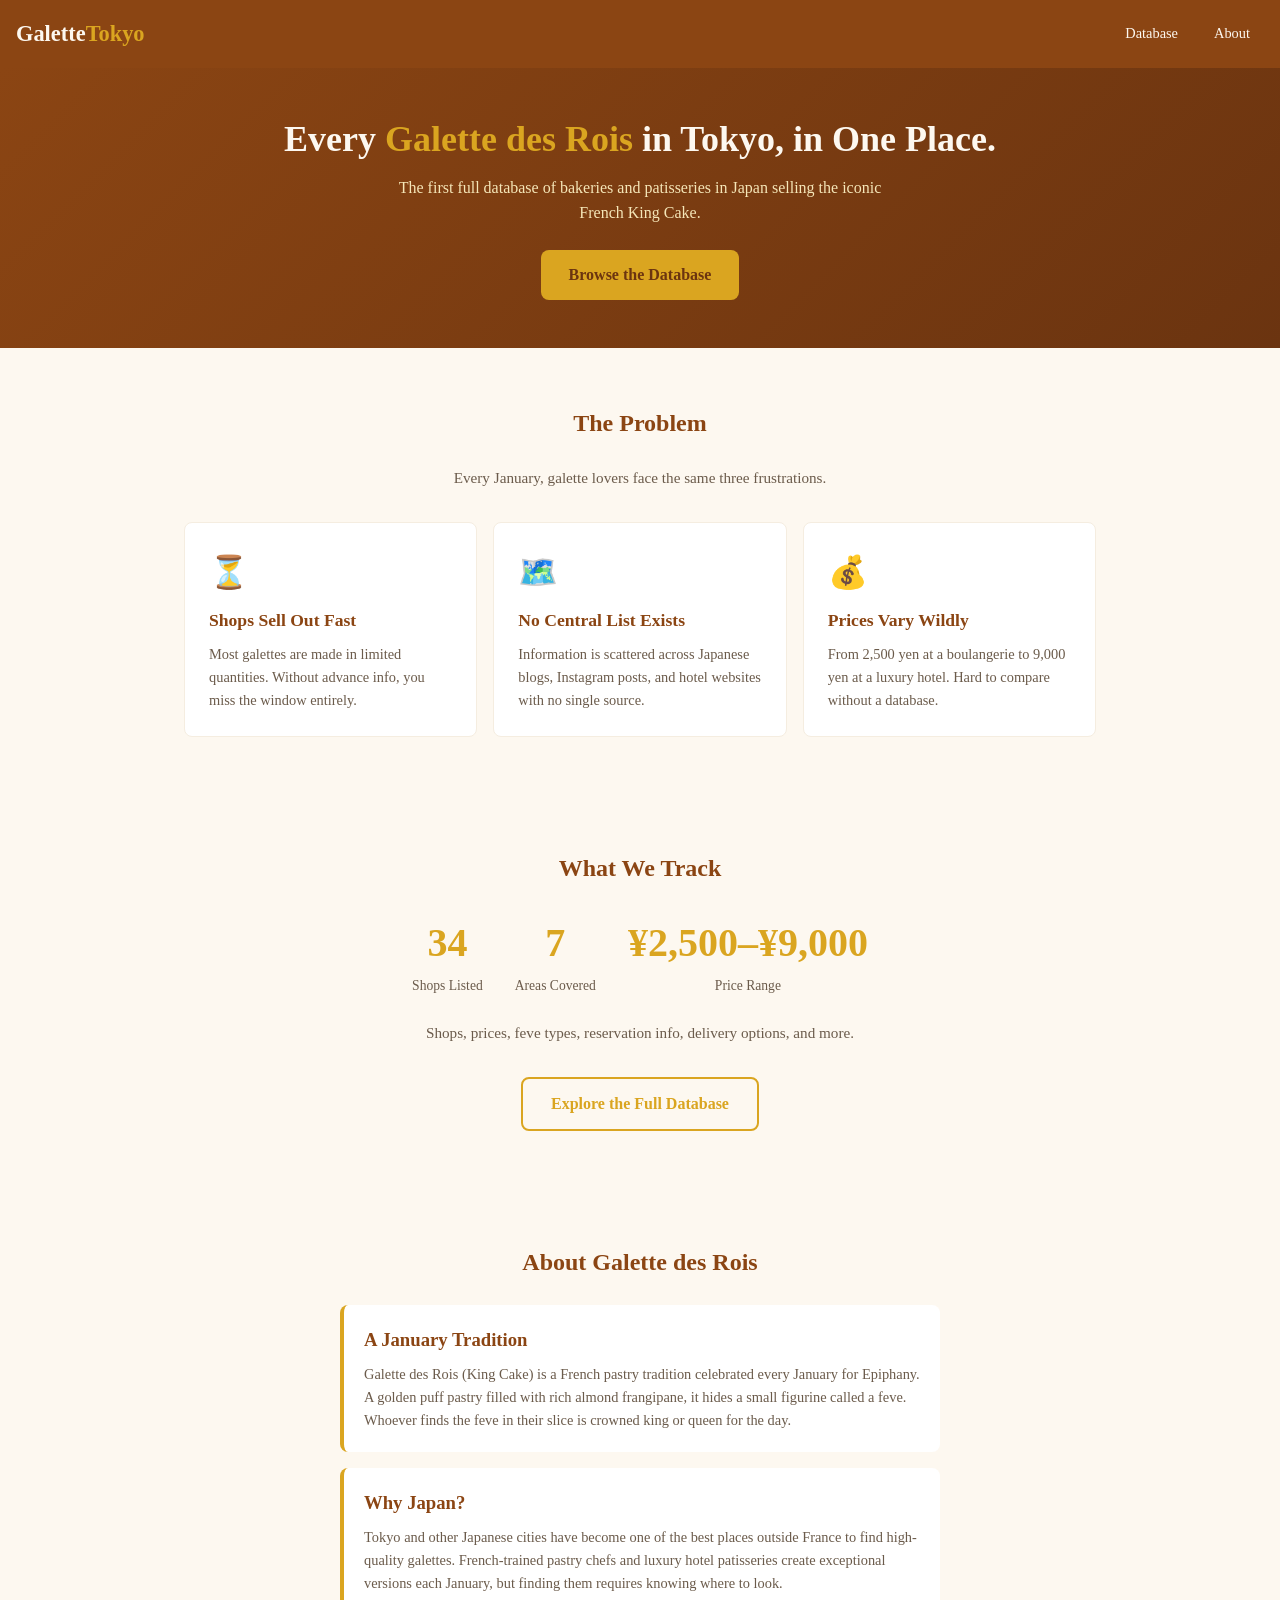
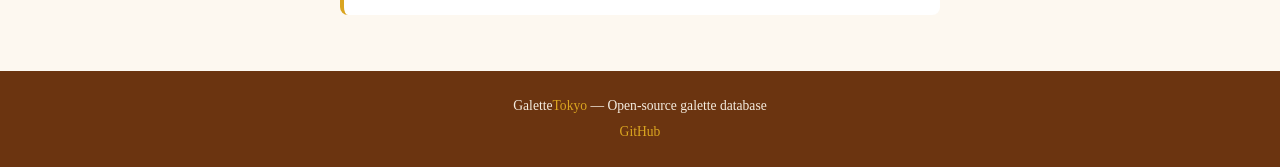
<file: index.html>
<!DOCTYPE html>
<html lang="en">
<head>
<script type="text/javascript">(function(c,l,a,r,i,t,y){c[a]=c[a]||function(){(c[a].q=c[a].q||[]).push(arguments)};t=l.createElement(r);t.async=1;t.src="https://www.clarity.ms/tag/"+i;y=l.getElementsByTagName(r)[0];y.parentNode.insertBefore(t,y);})(window, document, "clarity", "script", "wb2licp572");</script>
<meta name="google-site-verification" content="V2clKLw3TIESFtet" />
<meta charset="UTF-8">
<meta name="viewport" content="width=device-width, initial-scale=1.0">
<title>Galette des Rois Tokyo - Every Galette in Tokyo, in One Place</title>
<meta name="description" content="The most complete database of bakeries and patisseries in Japan selling Galette des Rois. Find shops, compare prices, and plan your January galette season.">
<meta property="og:title" content="Galette des Rois Tokyo">
<meta property="og:description" content="Every Galette des Rois in Tokyo, in one place. 34 shops across 7 areas.">
<meta property="og:type" content="website">
<meta property="og:url" content="https://humancronadmin.github.io/galette-des-rois/">
<link rel="canonical" href="https://humancronadmin.github.io/galette-des-rois/">
<link rel="stylesheet" href="css/style.css">

<script type="application/ld+json">{"@context":"https://schema.org","@type":"WebSite","name":"GaletteTokyo","url":"https://humancronadmin.github.io/galette-des-rois/","description":"GaletteTokyo - galette des rois in Tokyo, king cake Japan, French pastry shops, frangipane, galette season January","inLanguage":"en","potentialAction":{"@type":"SearchAction","target":{"@type":"EntryPoint","urlTemplate":"https://humancronadmin.github.io/galette-des-rois/?q={search_term_string}"},"query-input":"required name=search_term_string"}}</script>
<script type="application/ld+json">{"@context":"https://schema.org","@type":"BreadcrumbList","itemListElement":[{"@type":"ListItem","position":1,"name":"Home","item":"https://humancronadmin.github.io/galette-des-rois/"}]}</script>
</head>
<body>
<nav class="nav">
 <a href="index.html" class="nav-brand">Galette<span>Tokyo</span></a>
 <div class="nav-links">
 <a href="database.html">Database</a>
 <a href="#about">About</a>
 </div>
</nav>

<section class="hero">
 <h1>Every <em>Galette des Rois</em> in Tokyo, in One Place.</h1>
 <p>The first full database of bakeries and patisseries in Japan selling the iconic French King Cake.</p>
 <a href="database.html" class="btn btn-gold">Browse the Database</a>
</section>

<section class="section">
 <h2 class="section-title">The Problem</h2>
 <p class="section-subtitle">Every January, galette lovers face the same three frustrations.</p>
 <div class="card-grid" id="problems"></div>
</section>

<section class="section">
 <h2 class="section-title">What We Track</h2>
 <div class="stats-row" id="stats"></div>
 <p class="section-subtitle">Shops, prices, feve types, reservation info, delivery options, and more.</p>
 <div style="text-align:center">
 <a href="database.html" class="btn btn-outline">Explore the Full Database</a>
 </div>
</section>

<section class="section" id="about">
 <h2 class="section-title">About Galette des Rois</h2>
 <div class="season-box">
 <h3>A January Tradition</h3>
 <p>Galette des Rois (King Cake) is a French pastry tradition celebrated every January for Epiphany. A golden puff pastry filled with rich almond frangipane, it hides a small figurine called a feve. Whoever finds the feve in their slice is crowned king or queen for the day.</p>
 </div>
 <div class="season-box" style="margin-top:16px">
 <h3>Why Japan?</h3>
 <p>Tokyo and other Japanese cities have become one of the best places outside France to find high-quality galettes. French-trained pastry chefs and luxury hotel patisseries create exceptional versions each January, but finding them requires knowing where to look.</p>
 </div>
</section>

<footer class="footer">
 <p>Galette<span style="color:#DAA520">Tokyo</span> &mdash; Open-source galette database</p>
 <p style="margin-top:4px"><a href="https://github.com/humancronadmin">GitHub</a></p>
</footer>

<script>
const problems = [
 { icon: "\u23F3", title: "Shops Sell Out Fast", text: "Most galettes are made in limited quantities. Without advance info, you miss the window entirely." },
 { icon: "\uD83D\uDDFA\uFE0F", title: "No Central List Exists", text: "Information is scattered across Japanese blogs, Instagram posts, and hotel websites with no single source." },
 { icon: "\uD83D\uDCB0", title: "Prices Vary Wildly", text: "From 2,500 yen at a boulangerie to 9,000 yen at a luxury hotel. Hard to compare without a database." }
];
const stats = [
 { num: "34", label: "Shops Listed" },
 { num: "7", label: "Areas Covered" },
 { num: "\u00A52,500\u2013\u00A59,000", label: "Price Range" }
];
document.getElementById("problems").innerHTML = problems.map(p =>
 `<div class="card"><div class="card-icon">${p.icon}</div><h3>${p.title}</h3><p>${p.text}</p></div>`
).join("");
document.getElementById("stats").innerHTML = stats.map(s =>
 `<div><div class="stat-num">${s.num}</div><div class="stat-label">${s.label}</div></div>`
).join("");
</script>
<script async src="https://pagead2.googlesyndication.com/pagead/js/adsbygoogle.js?client=ca-pub-6776399834647681" crossorigin="anonymous"></script>
<script async src="https://www.googletagmanager.com/gtag/js?id=G-4R6KFZWP0R"></script>
<script>window.dataLayer=window.dataLayer||[];function gtag(){dataLayer.push(arguments)}gtag('js',new Date());gtag('config','G-4R6KFZWP0R');</script>
</body>
</html>
</file>
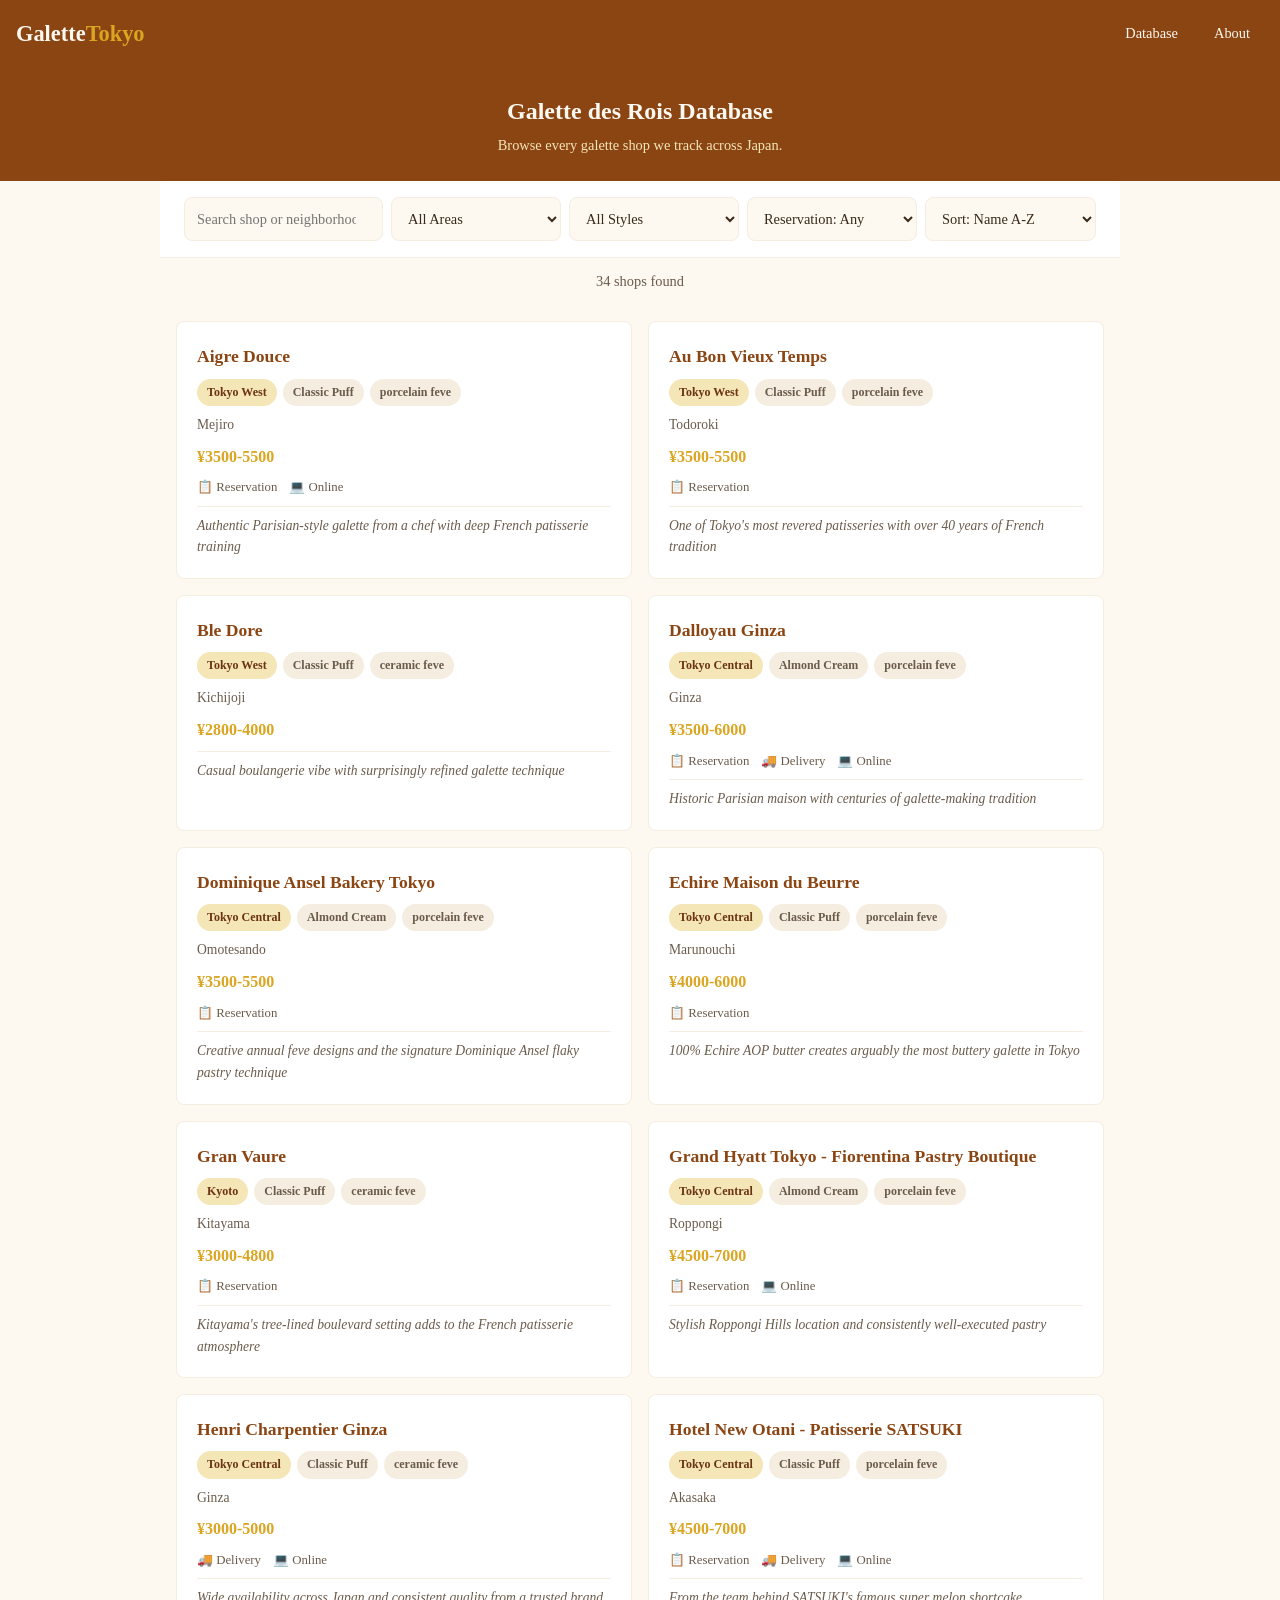
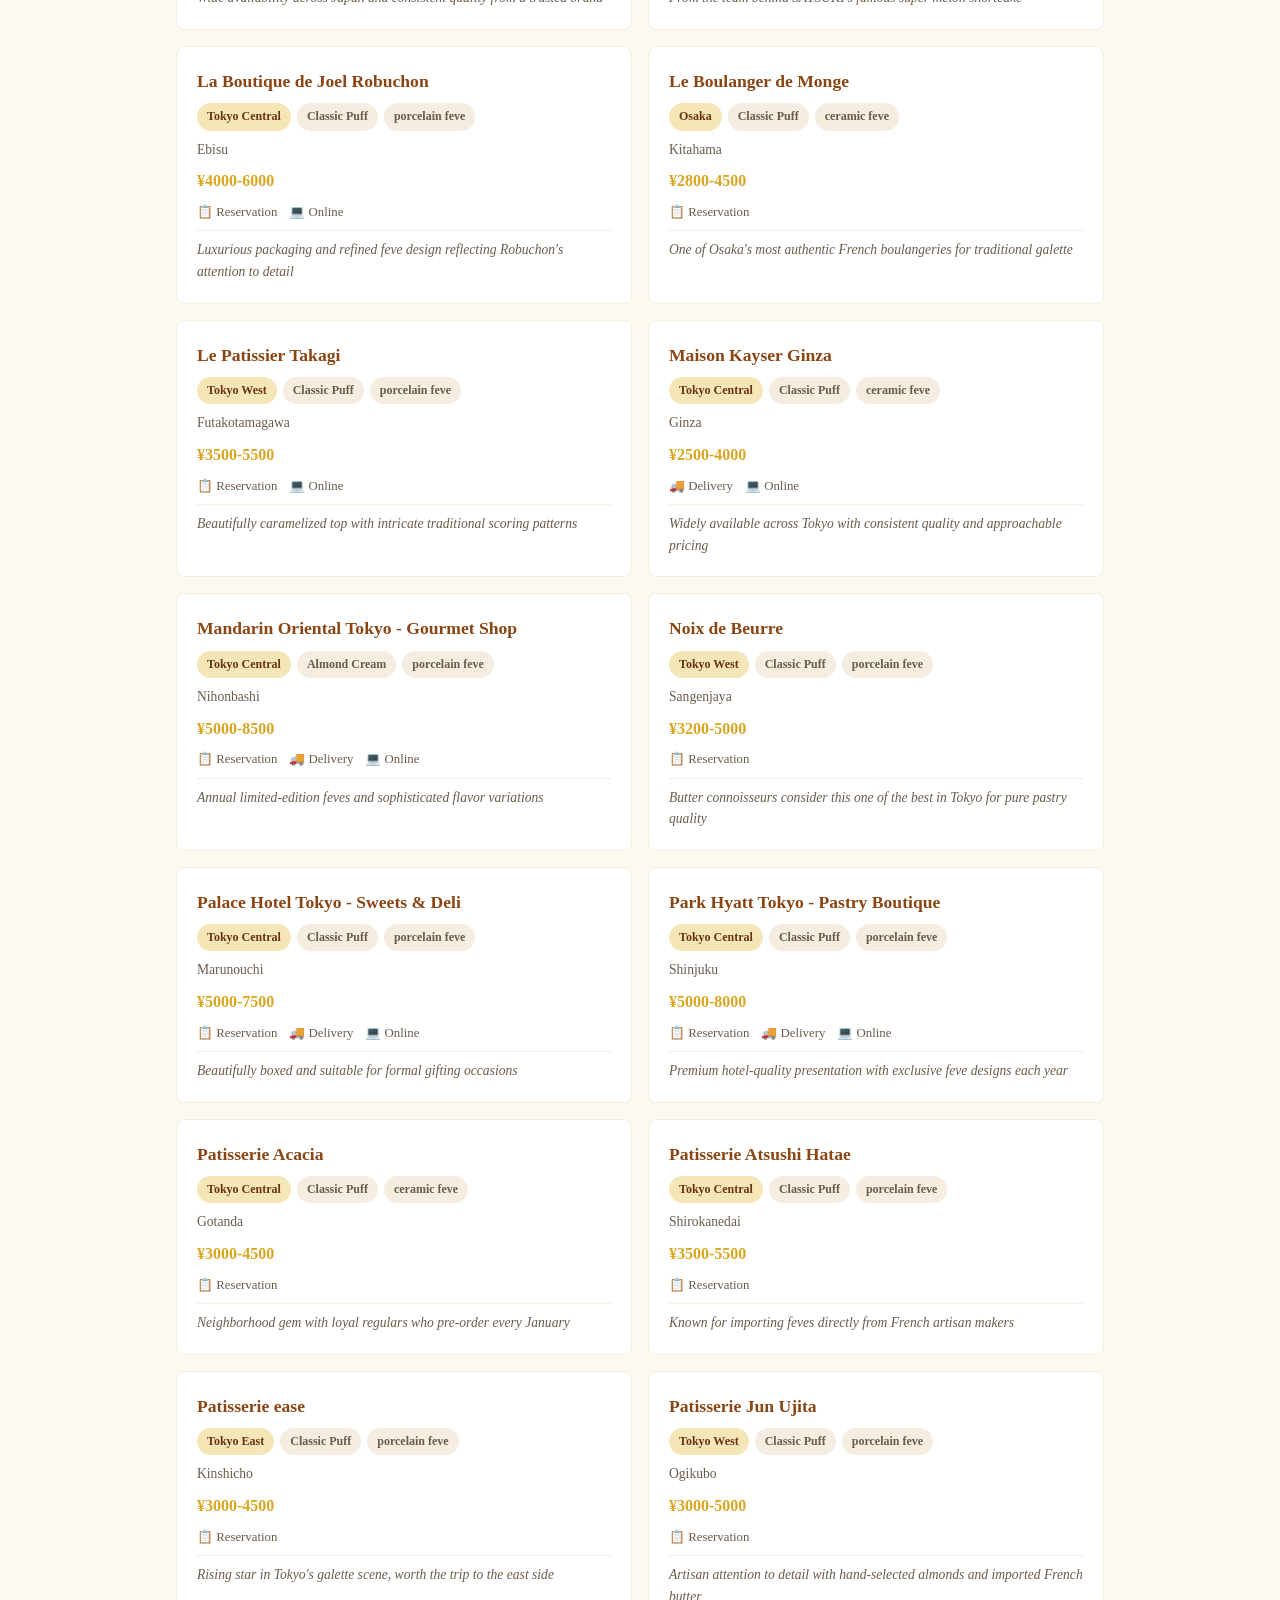
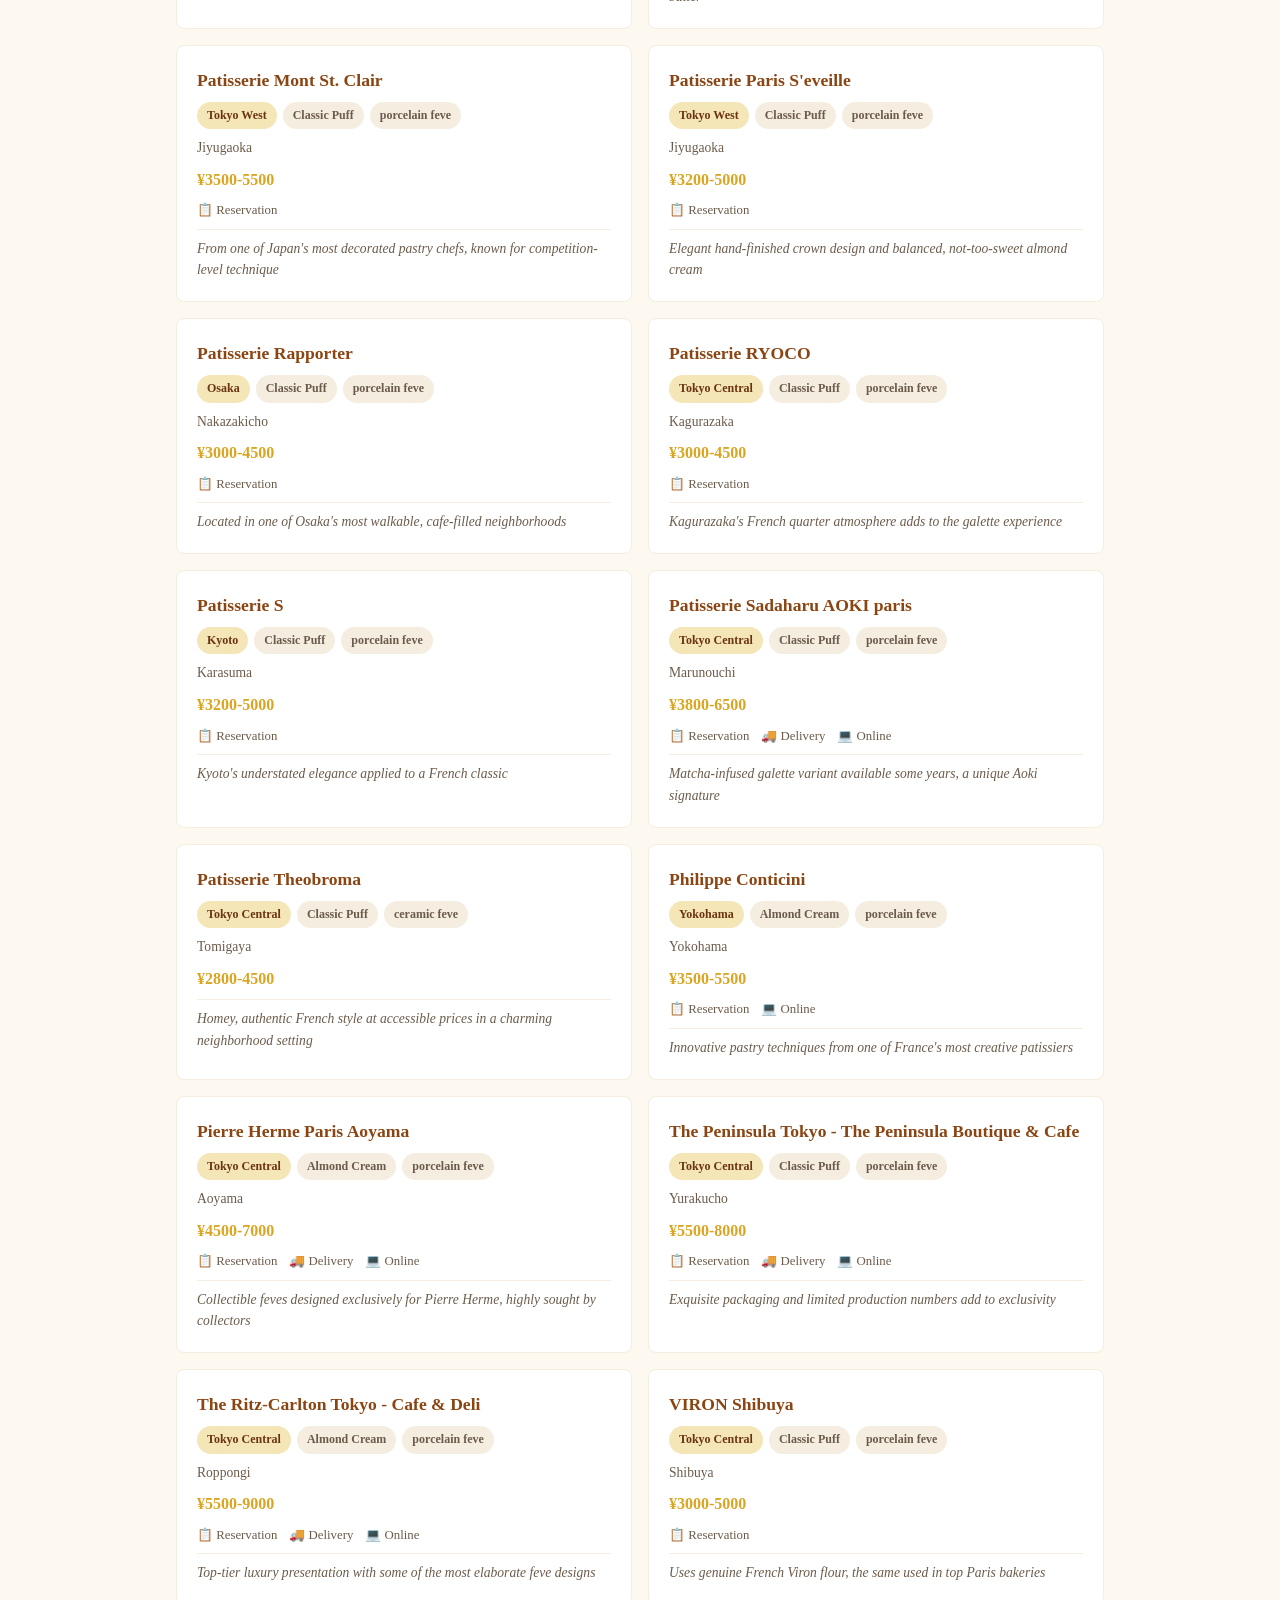
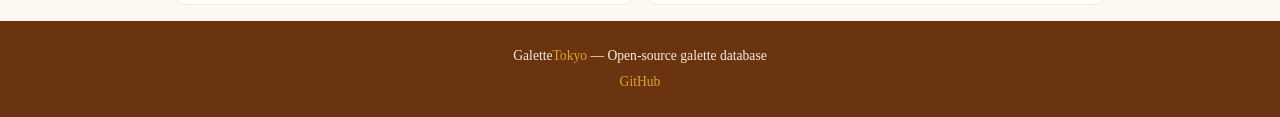
<file: database.html>
<!DOCTYPE html>
<html lang="en">
<head>
<script type="text/javascript">(function(c,l,a,r,i,t,y){c[a]=c[a]||function(){(c[a].q=c[a].q||[]).push(arguments)};t=l.createElement(r);t.async=1;t.src="https://www.clarity.ms/tag/"+i;y=l.getElementsByTagName(r)[0];y.parentNode.insertBefore(t,y);})(window, document, "clarity", "script", "wb2licp572");</script>
<meta charset="UTF-8">
<meta name="viewport" content="width=device-width, initial-scale=1.0">
<title>Database - Galette des Rois Tokyo</title>
<meta name="description" content="Browse and filter 34 bakeries and patisseries in Japan that sell Galette des Rois. Filter by area, style, price, and reservation requirements.">
<meta property="og:title" content="Galette des Rois Database - Tokyo &amp; Japan">
<meta property="og:description" content="Browse 34 shops selling Galette des Rois across Tokyo, Yokohama, Osaka, and Kyoto.">
<meta property="og:type" content="website">
<meta property="og:url" content="https://humancronadmin.github.io/galette-des-rois/database.html">
<link rel="canonical" href="https://humancronadmin.github.io/galette-des-rois/database.html">
<link rel="stylesheet" href="css/style.css">
</head>
<body>
<nav class="nav">
 <a href="index.html" class="nav-brand">Galette<span>Tokyo</span></a>
 <div class="nav-links">
 <a href="database.html">Database</a>
 <a href="index.html#about">About</a>
 </div>
</nav>

<div class="db-header">
 <h1>Galette des Rois Database</h1>
 <p>Browse every galette shop we track across Japan.</p>
</div>

<div class="filters">
 <input type="search" id="search" placeholder="Search shop or neighborhood..." aria-label="Search shops">
 <select id="filter-area" aria-label="Filter by area">
 <option value="">All Areas</option>
 <option value="tokyo-central">Tokyo Central</option>
 <option value="tokyo-west">Tokyo West</option>
 <option value="tokyo-east">Tokyo East</option>
 <option value="yokohama">Yokohama</option>
 <option value="osaka">Osaka</option>
 <option value="kyoto">Kyoto</option>
 </select>
 <select id="filter-style" aria-label="Filter by pastry style">
 <option value="">All Styles</option>
 <option value="classic-puff">Classic Puff</option>
 <option value="almond-cream">Almond Cream</option>
 </select>
 <select id="filter-reservation" aria-label="Filter by reservation">
 <option value="">Reservation: Any</option>
 <option value="true">Required</option>
 <option value="false">Walk-in OK</option>
 </select>
 <select id="sort" aria-label="Sort by">
 <option value="name">Sort: Name A-Z</option>
 <option value="price-low">Sort: Price Low-High</option>
 <option value="price-high">Sort: Price High-Low</option>
 </select>
</div>

<div class="shop-count" id="shop-count"></div>
<div class="shop-grid" id="shop-grid"></div>

<footer class="footer">
 <p>Galette<span style="color:#DAA520">Tokyo</span> &mdash; Open-source galette database</p>
 <p style="margin-top:4px"><a href="https://github.com/humancronadmin">GitHub</a></p>
</footer>

<script src="js/database.js"></script>
<script async src="https://pagead2.googlesyndication.com/pagead/js/adsbygoogle.js?client=ca-pub-6776399834647681" crossorigin="anonymous"></script>
<script async src="https://www.googletagmanager.com/gtag/js?id=G-4R6KFZWP0R"></script>
<script>window.dataLayer=window.dataLayer||[];function gtag(){dataLayer.push(arguments)}gtag('js',new Date());gtag('config','G-4R6KFZWP0R');</script>
</body>
</html>
</file>
<file: css/style.css>
/* Galette des Rois Tokyo - Mobile-first French-inspired design */
:root {
  --brown: #8B4513;
  --brown-dark: #6B3410;
  --gold: #DAA520;
  --gold-light: #F5E6B8;
  --cream: #FDF8F0;
  --cream-dark: #F5EDE0;
  --text: #3A2A1A;
  --text-light: #6B5B4B;
  --white: #FFFFFF;
  --radius: 8px;
}
*, *::before, *::after { box-sizing: border-box; margin: 0; padding: 0; }
body { font-family: 'Georgia', 'Times New Roman', serif; background: var(--cream); color: var(--text); line-height: 1.6; }
a { color: var(--brown); text-decoration: none; }
a:hover { color: var(--gold); }
img { max-width: 100%; }

/* Nav */
.nav { background: var(--brown); padding: 12px 16px; display: flex; align-items: center; justify-content: space-between; position: sticky; top: 0; z-index: 100; }
.nav-brand { color: var(--cream); font-size: 1.25rem; font-weight: 700; }
.nav-brand span { color: var(--gold); }
.nav-links { display: flex; gap: 8px; }
.nav-links a { color: var(--cream); padding: 10px 14px; min-height: 44px; min-width: 44px; display: inline-flex; align-items: center; border-radius: var(--radius); font-size: 0.9rem; }
.nav-links a:hover { background: var(--brown-dark); color: var(--gold); }

/* Hero */
.hero { background: linear-gradient(135deg, var(--brown) 0%, var(--brown-dark) 100%); color: var(--cream); padding: 48px 16px; text-align: center; }
.hero h1 { font-size: 1.75rem; margin-bottom: 12px; line-height: 1.3; }
.hero h1 em { color: var(--gold); font-style: normal; }
.hero p { font-size: 1rem; color: var(--gold-light); max-width: 520px; margin: 0 auto 24px; }
.btn { display: inline-flex; align-items: center; justify-content: center; min-height: 44px; padding: 12px 28px; border-radius: var(--radius); font-size: 1rem; font-weight: 700; cursor: pointer; border: none; transition: background 0.2s; }
.btn-gold { background: var(--gold); color: var(--brown-dark); }
.btn-gold:hover { background: #C4941A; color: var(--white); }
.btn-outline { background: transparent; border: 2px solid var(--gold); color: var(--gold); }
.btn-outline:hover { background: var(--gold); color: var(--brown-dark); }

/* Sections */
.section { padding: 40px 16px; max-width: 960px; margin: 0 auto; }
.section-title { font-size: 1.5rem; color: var(--brown); text-align: center; margin-bottom: 24px; }
.section-subtitle { text-align: center; color: var(--text-light); margin-bottom: 32px; font-size: 0.95rem; }

/* Problem cards */
.card-grid { display: grid; gap: 16px; }
.card { background: var(--white); border-radius: var(--radius); padding: 24px; border: 1px solid var(--cream-dark); }
.card-icon { font-size: 2rem; margin-bottom: 8px; }
.card h3 { color: var(--brown); margin-bottom: 8px; font-size: 1.1rem; }
.card p { color: var(--text-light); font-size: 0.9rem; }

/* Stats */
.stats-row { display: flex; justify-content: center; gap: 32px; text-align: center; margin-bottom: 24px; }
.stat-num { font-size: 2.5rem; font-weight: 700; color: var(--gold); }
.stat-label { color: var(--text-light); font-size: 0.85rem; }

/* Season */
.season-box { background: var(--white); border-left: 4px solid var(--gold); border-radius: var(--radius); padding: 20px; max-width: 600px; margin: 0 auto; }
.season-box h3 { color: var(--brown); margin-bottom: 8px; }
.season-box p { color: var(--text-light); font-size: 0.9rem; }

/* Footer */
.footer { background: var(--brown-dark); color: var(--cream-dark); text-align: center; padding: 24px 16px; font-size: 0.85rem; }
.footer a { color: var(--gold); }

/* Database page */
.db-header { background: var(--brown); color: var(--cream); padding: 24px 16px; text-align: center; }
.db-header h1 { font-size: 1.5rem; margin-bottom: 4px; }
.db-header p { color: var(--gold-light); font-size: 0.9rem; }

.filters { background: var(--white); padding: 16px; border-bottom: 1px solid var(--cream-dark); display: flex; flex-wrap: wrap; gap: 8px; max-width: 960px; margin: 0 auto; }
.filters select, .filters input { min-height: 44px; padding: 8px 12px; border: 1px solid var(--cream-dark); border-radius: var(--radius); font-size: 0.9rem; background: var(--cream); color: var(--text); font-family: inherit; flex: 1 1 140px; }
.filters select:focus, .filters input:focus { outline: 2px solid var(--gold); border-color: var(--gold); }

.shop-grid { display: grid; gap: 16px; max-width: 960px; margin: 16px auto; padding: 0 16px; }
.shop-card { background: var(--white); border-radius: var(--radius); padding: 20px; border: 1px solid var(--cream-dark); transition: box-shadow 0.2s; }
.shop-card:hover { box-shadow: 0 4px 12px rgba(139,69,19,0.1); }
.shop-card h3 { color: var(--brown); font-size: 1.1rem; margin-bottom: 4px; }
.shop-meta { display: flex; flex-wrap: wrap; gap: 6px; margin: 8px 0; }
.badge { display: inline-block; padding: 4px 10px; border-radius: 20px; font-size: 0.75rem; font-weight: 600; }
.badge-area { background: var(--gold-light); color: var(--brown-dark); }
.badge-style { background: var(--cream-dark); color: var(--text-light); }
.shop-price { color: var(--gold); font-weight: 700; font-size: 1rem; margin: 8px 0; }
.shop-icons { display: flex; gap: 12px; margin: 8px 0; font-size: 0.8rem; color: var(--text-light); }
.shop-icons span { display: inline-flex; align-items: center; gap: 4px; }
.shop-highlight { font-size: 0.85rem; color: var(--text-light); font-style: italic; margin-top: 8px; border-top: 1px solid var(--cream-dark); padding-top: 8px; }
.shop-count { text-align: center; padding: 12px; color: var(--text-light); font-size: 0.9rem; }
.no-results { text-align: center; padding: 48px 16px; color: var(--text-light); }

/* Desktop */
@media (min-width: 480px) {
  .hero h1 { font-size: 2.25rem; }
  .card-grid { grid-template-columns: repeat(3, 1fr); }
  .shop-grid { grid-template-columns: repeat(2, 1fr); }
  .nav-brand { font-size: 1.4rem; }
  .section { padding: 56px 24px; }
  .filters { padding: 16px 24px; }
}
</file>
